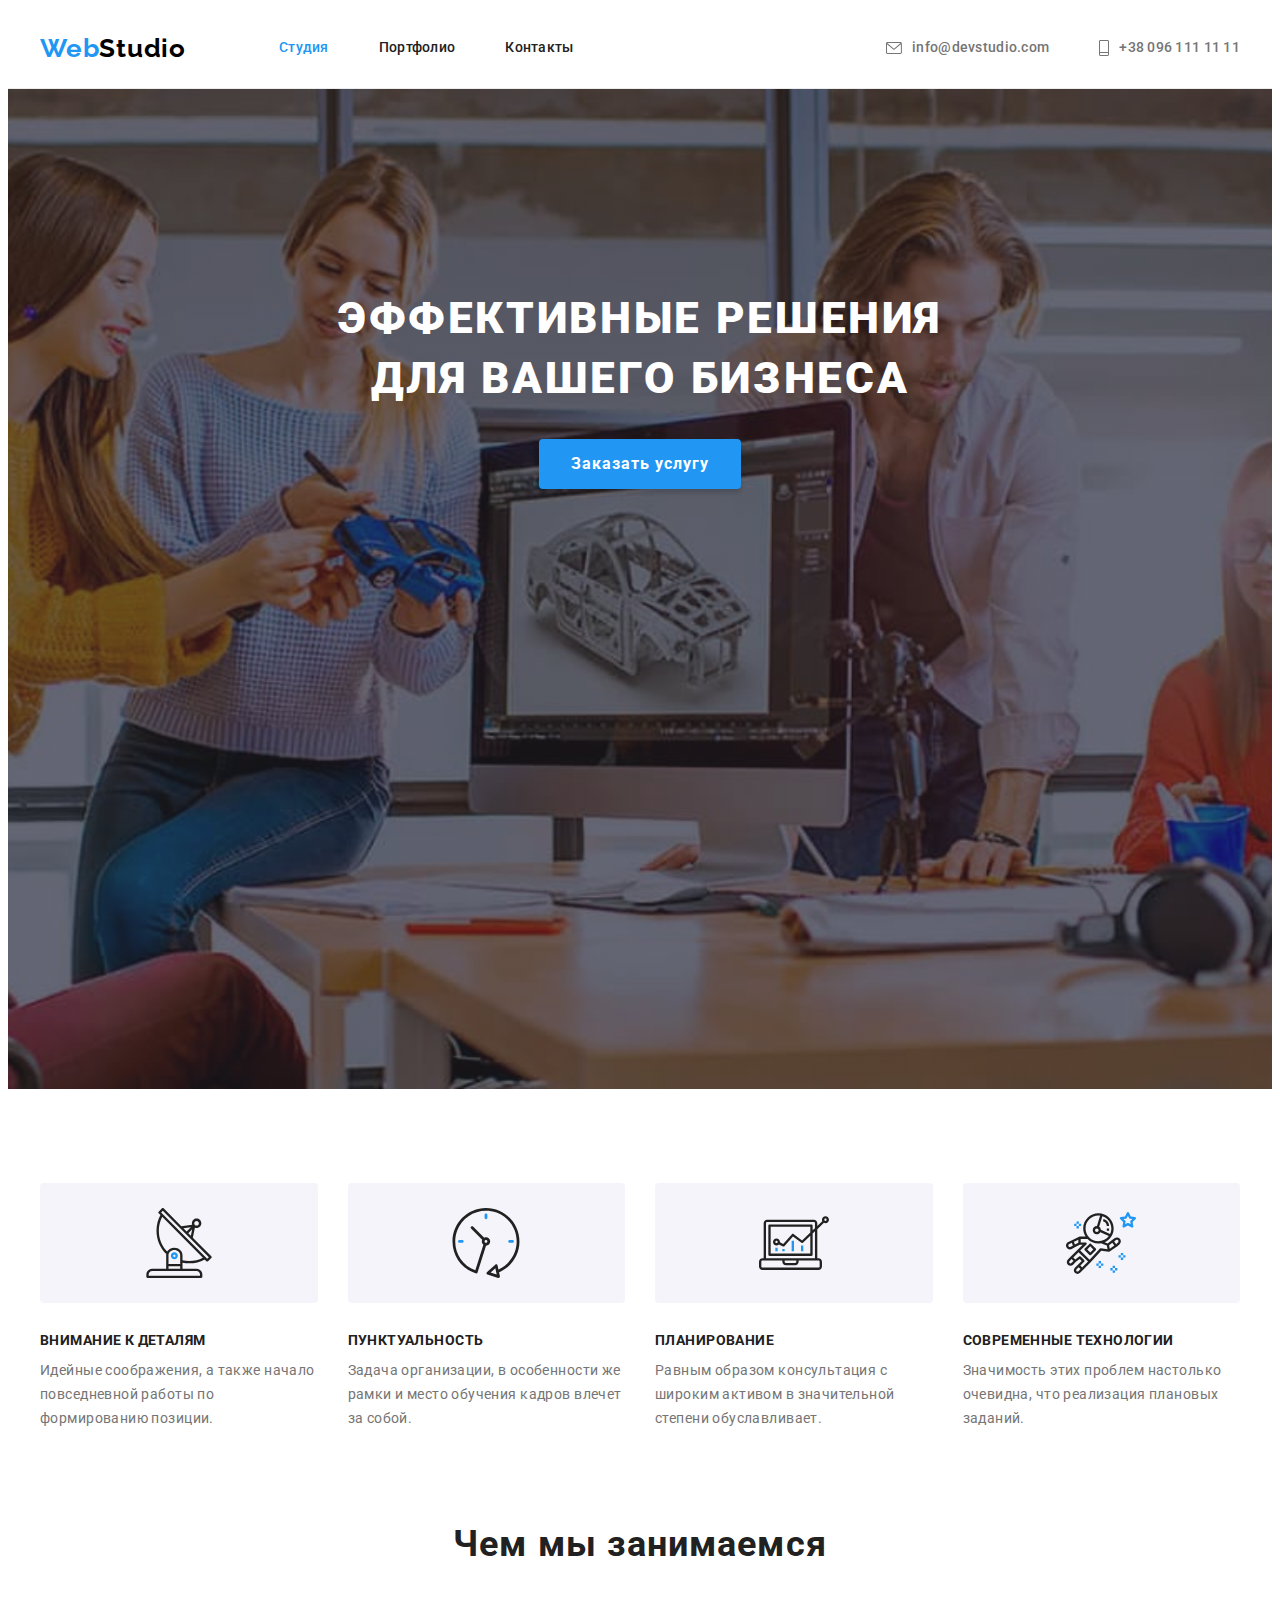
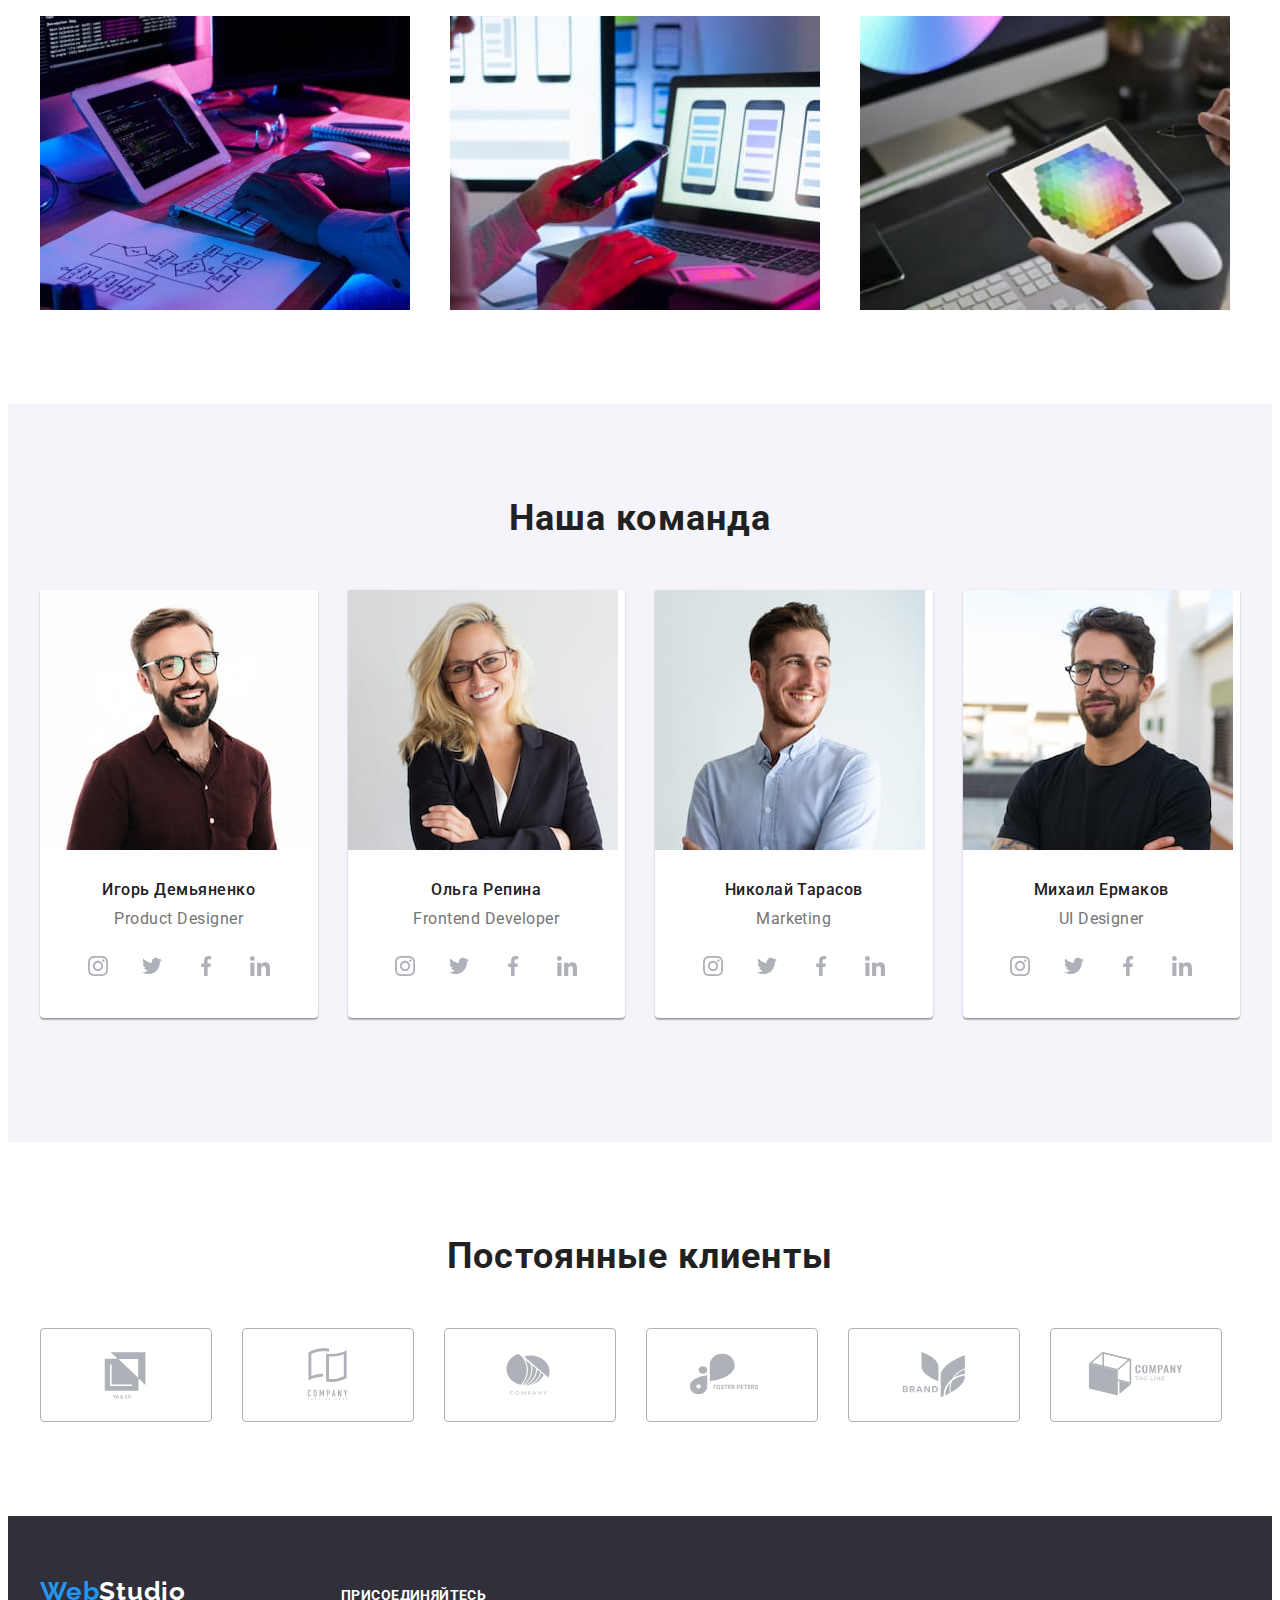
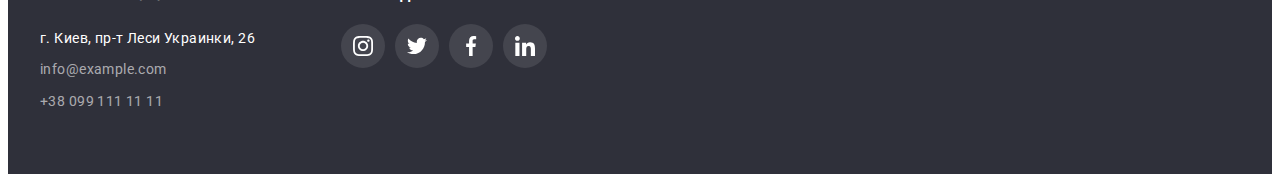
<file: index.html>
<!DOCTYPE html>
<html lang="ru">
<head>
    <meta charset="UTF-8">
    <meta http-equiv="X-UA-Compatible" content="IE=edge">
    <meta name="viewport" content="width=device-width, initial-scale=1.0">
    <title>WebStudio</title>
    <link rel="preconnect" href="https://fonts.googleapis.com">
    <link rel="preconnect" href="https://fonts.gstatic.com" crossorigin>
    <link href="https://fonts.googleapis.com/css2?family=Raleway:wght@700&family=Roboto:wght@400;500;700;900&display=swap" rel="stylesheet">
    <link rel="stylesheet" href="https://cdnjs.cloudflare.com/ajax/libs/modern-normalize/1.1.0/modern-normalize.min.css" integrity="sha512-wpPYUAdjBVSE4KJnH1VR1HeZfpl1ub8YT/NKx4PuQ5NmX2tKuGu6U/JRp5y+Y8XG2tV+wKQpNHVUX03MfMFn9Q==" crossorigin="anonymous" referrerpolicy="no-referrer" />
    <link rel="stylesheet" href="./css/styles.css" />
</head>

<body>
    <!-- HEADER -->
    <header class="main-header">
        <div class="container page-header-container">
            <nav class="main-nav">          
                <a class="logo link" href="./index.html" lang="en">Web<span class="logo-dark">Studio</span></a> 
                <ul class="main-menu">
                    <li class="menu-item">
                        <a class="menu-link link current" href="./index.html">Студия</a>
                    </li>
                    <li class="menu-item">
                        <a class="menu-link link " href="./portfolio.html">Портфолио</a>
                    </li>
                    <li class="menu-item">
                        <a class="menu-link link" href="#">Контакты</a>
                    </li>
                </ul>
            </nav>
            <ul class="header-contacts">
                <li class="header-contacts-item">
                    <a class="header-contacts-link link" href="mailto:info@devstudio.com">
                        <svg class="header-contacts-icon" width="16" height="12">
                            <use href="./images/icons.svg#envelope"></use>
                        </svg>
                        info@devstudio.com
                    </a>
                </li>
                <li class="header-contacts-item">
                    <a class="header-contacts-link link" href="tel:+380961111111">
                        <svg class="header-contacts-icon" width="10" height="16">
                            <use href="./images/icons.svg#phone"></use>
                        </svg>   
                        +38 096 111 11 11
                    </a>
                </li>
            </ul>
        </div>
    </header>

    <!-- MAIN -->
    <main>

        <!-- HERO -->
        <section class="hero bg-section-dark overlay">
            <div class="container">
                <h1 class="hero-title">Эффективные решения<br />для вашего бизнеса</h1>
                <button class="hero-modal-btn" type="button">Заказать услугу</button>
            </div>
        </section>

        <!-- ADVANTAGES -->
        <section class="section">
            <div class="container">
                <h2 class="section-title visually-hidden" >Наши преимущества</h2>
                <ul class="advantages-list">
                    <li class="advantages-item">
                        <div class="advantages-icon">
                            <svg class="advantages-item-icon">
                                <use href="./images/icons.svg#antenna"></use>
                            </svg>
                        </div>
                        <h3 class="advantages-title">Внимание к деталям</h3>
                        <p class="advantages-description">Идейные соображения, а также начало повседневной работы по формированию позиции.</p>
                    </li>
                    <li class="advantages-item">
                        <div class="advantages-icon">
                            <svg class="advantages-item-icon">
                                <use href="./images/icons.svg#clock"></use>
                            </svg>
                        </div>
                        <h3 class="advantages-title">Пунктуальность</h3>
                        <p class="advantages-description">Задача организации, в особенности же рамки и место обучения кадров влечет за собой.</p>
                    </li>
                    <li class="advantages-item">
                        <div class="advantages-icon">
                            <svg class="advantages-item-icon">
                                <use href="./images/icons.svg#diagram"></use>
                            </svg>
                        </div>
                        <h3 class="advantages-title">Планирование</h3>
                        <p class="advantages-description">Равным образом консультация с широким активом в значительной степени обуславливает.</p>
                    </li>
                    <li class="advantages-item">
                        <div class="advantages-icon">
                            <svg class="advantages-item-icon">
                                <use href="./images/icons.svg#astronaut"></use>
                            </svg>
                        </div>
                        <h3 class="advantages-title">Современные технологии</h3>
                        <p class="advantages-description">Значимость этих проблем настолько очевидна, что реализация плановых заданий.</p>
                    </li>
                </ul>
            </div>
        </section>

        <!-- SKILLS -->
        <section class="section skills-top">
            <div class="container">
                <h2 class="section-title">Чем мы занимаемся</h2>
                <ul class="skills-list">
                    <li class="skills-item">
                        <img src="./images/skills/programming.jpg" alt="Программирование" width="370" height="294">
                    </li>
                    <li class="skills-item">
                        <img src="./images/skills/adaptive.jpg" alt="Адаптивная верстка" width="370" height="294">
                    </li>
                    <li class="skills-item">
                        <img src="./images/skills/design.jpg" alt="Веб-дизайн" width="370" height="294">
                    </li>
                </ul>
            </div>
        </section>

        <!-- TEAM -->
        <section class="section bg-section-light">
            <div class="container">
                <h2 class="section-title">Наша команда</h2>
                <ul class="team-list">
                    <li class="team-item">
                        <img src="./images/team/igor-demyanenko.jpg" alt="Игорь Демьяненко" width="270" height="260">
                        <div class="team-card-content-wrapper">
                            <h3 class="team-title">Игорь Демьяненко</h3>
                            <p class="team-text" lang="en">Product Designer</p>
                            <ul class="social-list">
                                <li class="social-list-item">
                                    <a href="https://www.instagram.com/" target="_blank" rel="noopener noreferrer nofollow" class="social-list-link">
                                        <svg class="social-list-icon">
                                            <use href="./images/icons.svg#instagram"></use>
                                        </svg>
                                    </a>
                                </li>
                                <li class="social-list-item">
                                    <a href="https://twitter.com/" target="_blank" rel="noopener noreferrer nofollow" class="social-list-link">
                                        <svg class="social-list-icon">
                                            <use href="./images/icons.svg#twitter"></use>
                                        </svg>
                                    </a>
                                </li>
                                <li class="social-list-item">
                                    <a href="https://www.facebook.com/" target="_blank" rel="noopener noreferrer nofollow" class="social-list-link">
                                        <svg class="social-list-icon">
                                            <use href="./images/icons.svg#facebook"></use>
                                        </svg>
                                    </a>
                                </li>
                                <li class="social-list-item">
                                    <a href="https://www.linkedin.com/" target="_blank" rel="noopener noreferrer nofollow" class="social-list-link">
                                        <svg class="social-list-icon">
                                            <use href="./images/icons.svg#linkedin"></use>
                                        </svg>
                                    </a>
                                </li>
                            </ul>
                        </div>
                    </li>
                    <li class="team-item">
                        <img src="./images/team/olga-repina.jpg" alt="Ольга Репина" width="270" height="260">
                        <div class="team-card-content-wrapper">
                            <h3 class="team-title">Ольга Репина</h3>
                            <p class="team-text" lang="en">Frontend Developer</p>
                            <ul class="social-list">
                                <li class="social-list-item">
                                    <a href="https://www.instagram.com/" target="_blank" rel="noopener noreferrer nofollow" class="social-list-link">
                                        <svg class="social-list-icon">
                                            <use href="./images/icons.svg#instagram"></use>
                                        </svg>
                                    </a>
                                </li>
                                <li class="social-list-item">
                                    <a href="https://twitter.com/" target="_blank" rel="noopener noreferrer nofollow" class="social-list-link">
                                        <svg class="social-list-icon">
                                            <use href="./images/icons.svg#twitter"></use>
                                        </svg>
                                    </a>
                                </li>
                                <li class="social-list-item">
                                    <a href="https://www.facebook.com/" target="_blank" rel="noopener noreferrer nofollow" class="social-list-link">
                                        <svg class="social-list-icon">
                                            <use href="./images/icons.svg#facebook"></use>
                                        </svg>
                                    </a>
                                </li>
                                <li class="social-list-item">
                                    <a href="https://www.linkedin.com/" target="_blank" rel="noopener noreferrer nofollow" class="social-list-link">
                                        <svg class="social-list-icon">
                                            <use href="./images/icons.svg#linkedin"></use>
                                        </svg>
                                    </a>
                                </li>
                             </ul>
                        </div>
                    </li>
                    <li class="team-item">
                        <img src="./images/team/nikolai-tarasov.jpg" alt="Николай Тарасов" width="270" height="260">
                        <div class="team-card-content-wrapper">
                            <h3 class="team-title">Николай Тарасов</h3>
                            <p class="team-text" lang="en">Marketing</p>
                            <ul class="social-list">
                                <li class="social-list-item">
                                    <a href="https://www.instagram.com/" target="_blank" rel="noopener noreferrer nofollow" class="social-list-link">
                                        <svg class="social-list-icon">
                                            <use href="./images/icons.svg#instagram"></use>
                                        </svg>
                                    </a>
                                </li>
                                <li class="social-list-item">
                                    <a href="https://twitter.com/" target="_blank" rel="noopener noreferrer nofollow" class="social-list-link">
                                        <svg class="social-list-icon">
                                            <use href="./images/icons.svg#twitter"></use>
                                        </svg>
                                    </a>
                                </li>
                                <li class="social-list-item">
                                    <a href="https://www.facebook.com/" target="_blank" rel="noopener noreferrer nofollow" class="social-list-link">
                                        <svg class="social-list-icon">
                                            <use href="./images/icons.svg#facebook"></use>
                                        </svg>
                                    </a>
                                </li>
                                <li class="social-list-item">
                                    <a href="https://www.linkedin.com/" target="_blank" rel="noopener noreferrer nofollow" class="social-list-link">
                                        <svg class="social-list-icon">
                                            <use href="./images/icons.svg#linkedin"></use>
                                        </svg>
                                    </a>
                                </li>
                            </ul>
                        </div>
                    </li>
                    <li class="team-item">
                        <img src="./images/team/mikhail-ermakov.jpg" alt="Михаил Ермаков" width="270" height="260">
                        <div class="team-card-content-wrapper">
                            <h3 class="team-title">Михаил Ермаков</h3>
                            <p class="team-text" lang="en">UI Designer</p>
                            <ul class="social-list">
                                <li class="social-list-item">
                                    <a href="https://www.instagram.com/" target="_blank" rel="noopener noreferrer nofollow" class="social-list-link">
                                        <svg class="social-list-icon">
                                            <use href="./images/icons.svg#instagram"></use>
                                        </svg>
                                    </a>
                                </li>
                                <li class="social-list-item">
                                    <a href="https://twitter.com/" target="_blank" rel="noopener noreferrer nofollow" class="social-list-link">
                                        <svg class="social-list-icon">
                                            <use href="./images/icons.svg#twitter"></use>
                                        </svg>
                                    </a>
                                </li>
                                <li class="social-list-item">
                                    <a href="https://www.facebook.com/" target="_blank" rel="noopener noreferrer nofollow" class="social-list-link">
                                        <svg class="social-list-icon">
                                            <use href="./images/icons.svg#facebook"></use>
                                        </svg>
                                    </a>
                                </li>
                                <li class="social-list-item">
                                    <a href="https://www.linkedin.com/" target="_blank" rel="noopener noreferrer nofollow" class="social-list-link">
                                        <svg class="social-list-icon">
                                            <use href="./images/icons.svg#linkedin"></use>
                                        </svg>
                                    </a>
                                </li>
                            </ul>
                        </div>
                    </li>
                </ul>
            </div>
        </section>

        <!-- CLIENTS -->

        <section class="section">
            <div class="container">
                <h2 class="section-title">Постоянные клиенты</h2>
                 <ul class="client-list">
                    <li class="client-item">
                        <a href="#" target="_blank" rel="noopener noreferrer nofollow" class="client-list-link">
                            <svg class="client-list-icon">
                                <use href="./images/icons.svg#client1"></use>
                            </svg>
                        </a>
                    </li>
                    <li class="client-item">
                        <a href="#" target="_blank" rel="noopener noreferrer nofollow" class="client-list-link">
                            <svg class="client-list-icon">
                                <use href="./images/icons.svg#client2"></use>
                            </svg>
                        </a>
                    </li>
                    <li class="client-item">
                        <a href="#" target="_blank" rel="noopener noreferrer nofollow" class="client-list-link">
                            <svg class="client-list-icon">
                                <use href="./images/icons.svg#client3"></use>
                            </svg>
                        </a>
                    </li>
                    <li class="client-item">
                        <a href="#" target="_blank" rel="noopener noreferrer nofollow" class="client-list-link">
                            <svg class="client-list-icon">
                                <use href="./images/icons.svg#client4"></use>
                            </svg>
                        </a>
                    </li>
                    <li class="client-item">
                        <a href="#" target="_blank" rel="noopener noreferrer nofollow" class="client-list-link">
                            <svg class="client-list-icon">
                                <use href="./images/icons.svg#client5"></use>
                            </svg>
                        </a>
                    </li>
                    <li class="client-item">
                        <a href="#" target="_blank" rel="noopener noreferrer nofollow" class="client-list-link">
                            <svg class="client-list-icon">
                                <use href="./images/icons.svg#client6"></use>
                            </svg>
                        </a>
                    </li>
                </ul>
            </div>
        </section>

    </main>

    <!-- FOOTER -->

    <footer class="footer">
        <div class="container">
            <div class="footer-row">
                <!--WIDGET CONTACTS -->
                <div class="widgent-contacts">        
                    <a class="logo link" href="./index.html" lang="en">Web<span class="logo-light">Studio</span></a>             
                    <address class="address">
                        <ul class="footer-contacts-list">
                            <li class="footer-contacts-item">
                                <a class="footer-contacts-link contacts-address" href="https://goo.gl/maps/dxJ9UZrQX6qSwttMA" target="_blank" rel="noopener noreferrer nofollow">г. Киев, пр-т Леси Украинки, 26</a>
                            </li>
                            <li class="footer-contacts-item">
                                <a class="footer-contacts-link contacts-link" href="mailto:info@example.com">info@example.com</a>
                            </li>
                            <li class="footer-contacts-item">
                                <a class="footer-contacts-link contacts-link" href="tel:+380991111111">+38 099 111 11 11</a>
                            </li>
                        </ul>
                    </address>
                </div>
                <!-- WIDGET SOCIAL -->
                <div class="widget-social">
                    <h3 class="footer-title">Присоединяйтесь</h3>
                    <ul class="footer-social-list">
                        <li class="footer-social-item">
                            <a href="https://www.instagram.com/" target="_blank" rel="noopener noreferrer nofollow" class="footer-social-link">
                                <svg class="footer-social-icon">
                                    <use href="./images/icons.svg#instagram"></use>
                                </svg>
                            </a>
                        </li>
                        <li class="footer-social-item">
                            <a href="https://twitter.com/" target="_blank" rel="noopener noreferrer nofollow" class="footer-social-link">
                                <svg class="footer-social-icon">
                                    <use href="./images/icons.svg#twitter"></use>
                                </svg>
                            </a>
                        </li>
                        <li class="footer-social-item">
                            <a href="https://www.facebook.com/" target="_blank" rel="noopener noreferrer nofollow" class="footer-social-link">
                                <svg class="footer-social-icon">
                                    <use href="./images/icons.svg#facebook"></use>
                                </svg>
                            </a>
                        </li>
                        <li class="footer-social-item">
                            <a href="https://www.linkedin.com/" target="_blank" rel="noopener noreferrer nofollow" class="footer-social-link">
                                <svg class="footer-social-icon">
                                    <use href="./images/icons.svg#linkedin"></use>
                                </svg>
                            </a>
                        </li>
                    </ul>
                </div>
            </div>
        </div>
    </footer>

</body>
</html>
</file>
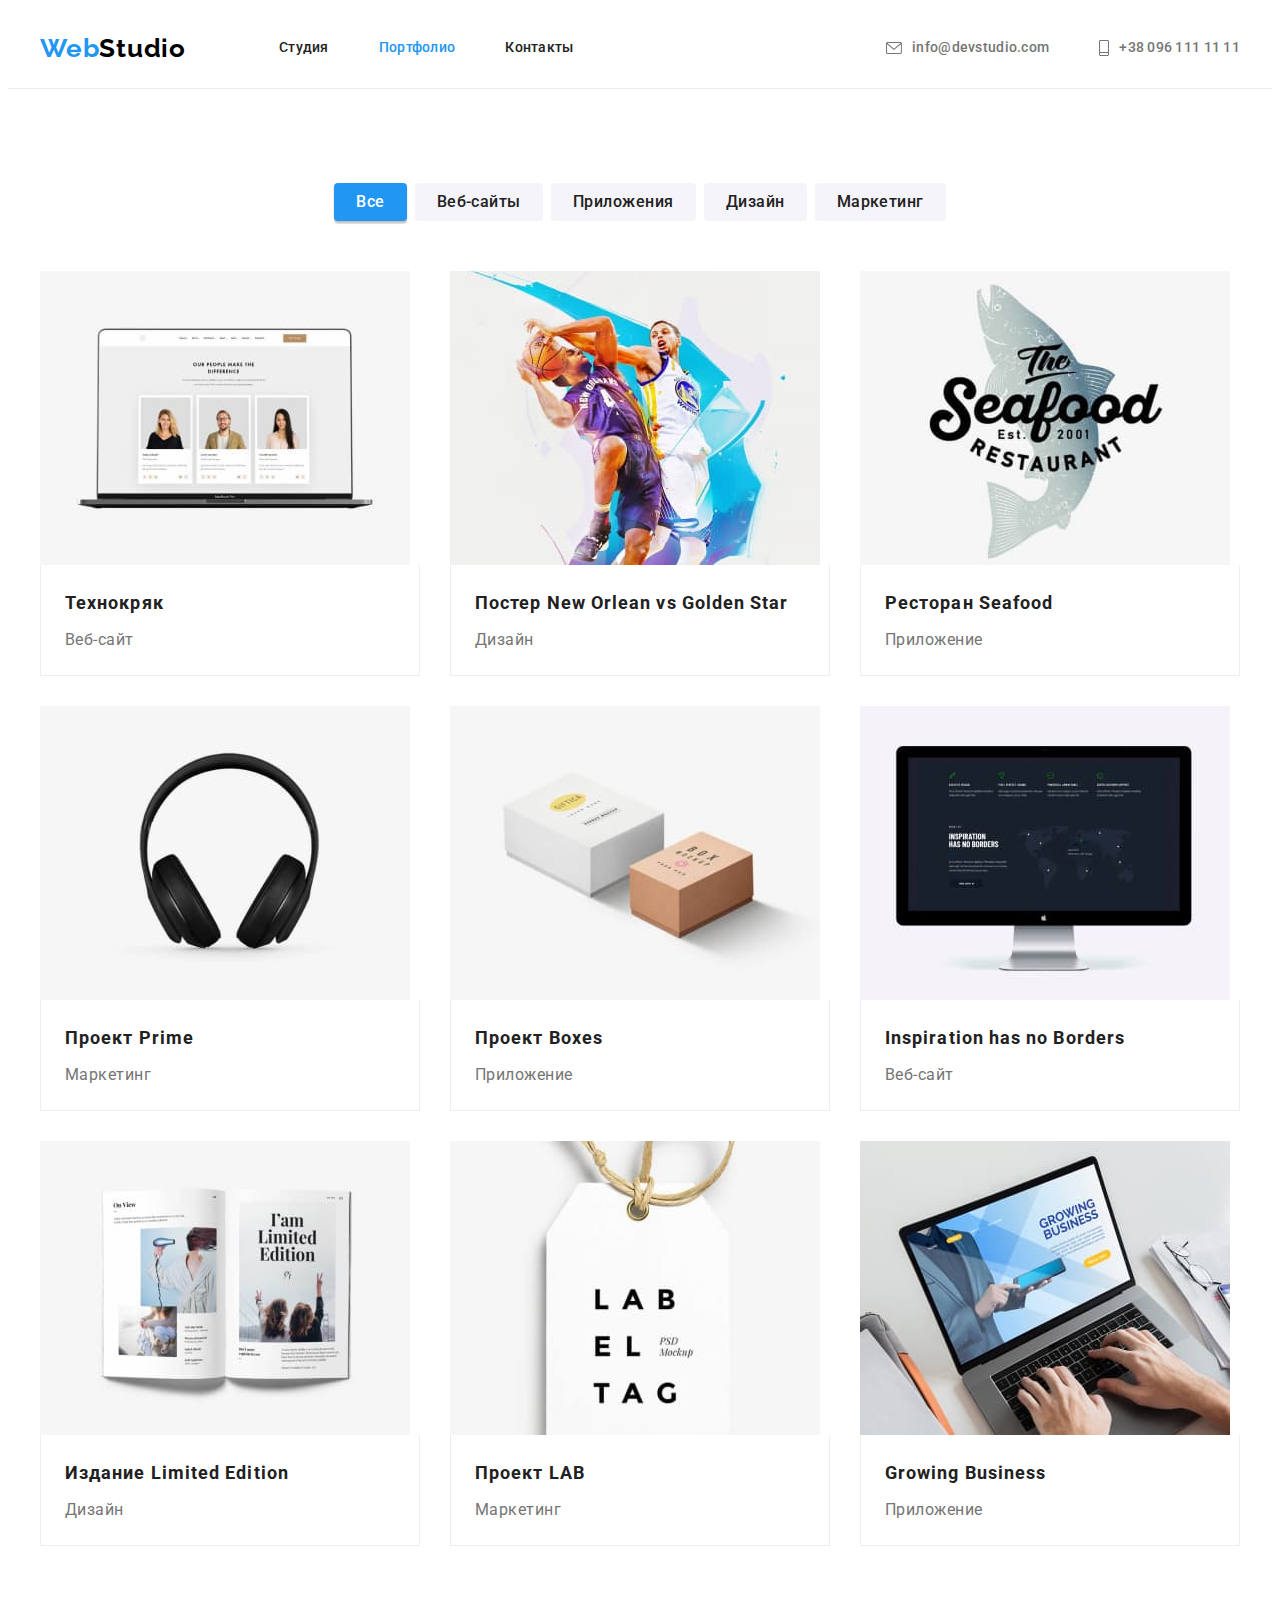
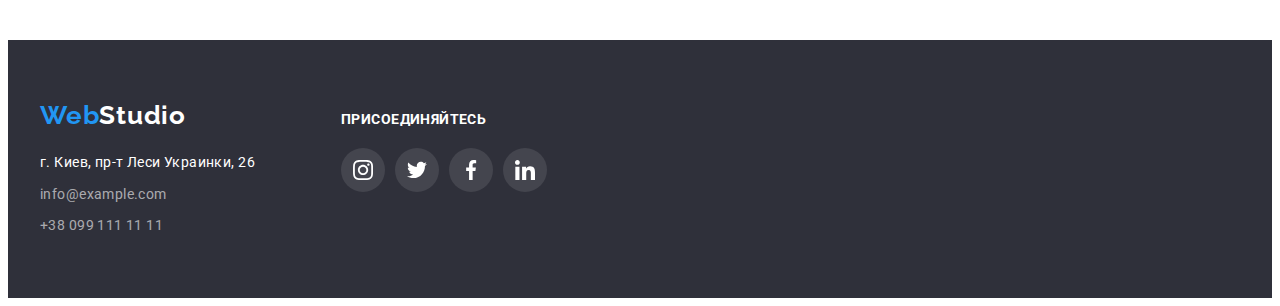
<file: portfolio.html>
<!DOCTYPE html>
<html lang="ru">
<head>
    <meta charset="UTF-8">
    <meta http-equiv="X-UA-Compatible" content="IE=edge">
    <meta name="viewport" content="width=device-width, initial-scale=1.0">
    <title>Портфолио</title>
    <link rel="preconnect" href="https://fonts.googleapis.com">
    <link rel="preconnect" href="https://fonts.gstatic.com" crossorigin>
    <link href="https://fonts.googleapis.com/css2?family=Raleway:wght@700&family=Roboto:wght@400;500;700;900&display=swap" rel="stylesheet">
    <link rel="stylesheet" href="https://cdnjs.cloudflare.com/ajax/libs/modern-normalize/1.1.0/modern-normalize.min.css" integrity="sha512-wpPYUAdjBVSE4KJnH1VR1HeZfpl1ub8YT/NKx4PuQ5NmX2tKuGu6U/JRp5y+Y8XG2tV+wKQpNHVUX03MfMFn9Q==" crossorigin="anonymous" referrerpolicy="no-referrer" />
    <link rel="stylesheet" href="./css/styles.css" />
</head>

<body>
    <!-- HEADER -->
    <header class="main-header">
        <div class="container page-header-container">
            <nav class="main-nav">          
                <a class="logo link" href="./index.html" lang="en">Web<span class="logo-dark">Studio</span></a> 
                <ul class="main-menu">
                    <li class="menu-item">
                        <a class="menu-link link" href="./index.html">Студия</a>
                    </li>
                    <li class="menu-item">
                        <a class="menu-link link current" href="./portfolio.html">Портфолио</a>
                    </li>
                    <li class="menu-item">
                        <a class="menu-link link" href="#">Контакты</a>
                    </li>
                </ul>
            </nav>
            <ul class="header-contacts">
                <li class="header-contacts-item">
                    <a class="header-contacts-link link" href="mailto:info@devstudio.com">
                        <svg class="header-contacts-icon" width="16" height="12">
                            <use href="./images/icons.svg#envelope"></use>
                        </svg>
                        info@devstudio.com
                    </a>
                </li>
                <li class="header-contacts-item">
                    <a class="header-contacts-link link" href="tel:+380961111111">
                        <svg class="header-contacts-icon" width="10" height="16">
                            <use href="./images/icons.svg#phone"></use>
                        </svg>   
                        +38 096 111 11 11
                    </a>
                </li>
            </ul>
        </div>
    </header>

    <!-- MAIN -->
    <main>

        <!-- PORTFOLIO -->
        <section class="section">
            <div class="container">
                <h1 class="main-title visually-hidden">Портфолио</h1>

                <ul class="portfolio-select">
                    <li class="select-item">
                        <button class="portfolio-select-btn portfolio-active-btn" type="button">Все</button>
                    </li>
                    <li class="select-item">
                        <button class="portfolio-select-btn" type="button">Веб-сайты</button>
                    </li>
                    <li class="select-item">
                        <button class="portfolio-select-btn" type="button">Приложения</button>
                    </li>
                    <li class="select-item">
                        <button class="portfolio-select-btn" type="button">Дизайн</button>
                    </li>
                    <li class="select-item">
                        <button class="portfolio-select-btn" type="button">Маркетинг</button>
                    </li>
                </ul>

                <ul class="portfolio-list">
                    <li class="portfolio-item">
                        <a href="#" class="portfolio-link">
                            <img src="./images/portfolio/tekhnokryak.jpg" alt="Веб-сайт Технокряк" width="370" height="294">
                            <div class="portfolio-card-content-wrapper">
                                <h2 class="portfolio-item-title">Технокряк</h2>
                                <p class="portfolio-item-description">Веб-сайт</p>
                            </div>
                        </a>  
                    </li>
                    <li class="portfolio-item">
                        <a href="#" class="portfolio-link">
                            <img src="./images/portfolio/poster.jpg" alt="Дизайн Постера New Orlean vs Golden Star" width="370" height="294">
                            <div class="portfolio-card-content-wrapper">
                                <h2 class="portfolio-item-title">Постер New Orlean vs Golden Star</h2>
                                <p class="portfolio-item-description">Дизайн</p>       
                            </div>
                        </a>
                    </li>
                    <li class="portfolio-item">
                        <a href="#" class="portfolio-link">
                            <img src="./images/portfolio/restoran.jpg" alt="Приложение для ресторана Seafood " width="370" height="294">
                            <div class="portfolio-card-content-wrapper">
                                <h2 class="portfolio-item-title">Ресторан Seafood</h2>
                                <p class="portfolio-item-description">Приложение</p>                 
                            </div>
                         </a>
                    </li>
                    <li class="portfolio-item">
                        <a href="#" class="portfolio-link">
                            <img src="./images/portfolio/prime.jpg" alt="Маркетинг проекта Prime " width="370" height="294">
                            <div class="portfolio-card-content-wrapper">
                                <h2 class="portfolio-item-title">Проект Prime</h2>
                                <p class="portfolio-item-description">Маркетинг</p>
                            </div>
                        </a>
                    </li>
                    <li class="portfolio-item">
                        <a href="#" class="portfolio-link">
                            <img src="./images/portfolio/boxes.jpg" alt="Приложение проекта Boxes" width="370" height="294">
                            <div class="portfolio-card-content-wrapper">
                                <h2 class="portfolio-item-title">Проект Boxes</h2>
                                <p class="portfolio-item-description">Приложение</p>    
                            </div>
                        </a>
                    </li>
                    <li class="portfolio-item">
                        <a href="#" class="portfolio-link">
                            <img src="./images/portfolio/borders.jpg" alt="Веб-сайт Inspiration has no Borders" width="370" height="294">
                            <div class="portfolio-card-content-wrapper">
                                <h2 class="portfolio-item-title">Inspiration has no Borders</h2>
                                <p class="portfolio-item-description">Веб-сайт</p>   
                            </div>
                        </a>
                    </li>
                    <li class="portfolio-item">
                        <a href="#" class="portfolio-link">
                            <img src="./images/portfolio/izdanie.jpg" alt="Дизайн издания Limited Edition " width="370" height="294">
                            <div class="portfolio-card-content-wrapper">
                                <h2 class="portfolio-item-title">Издание Limited Edition</h2>
                                <p class="portfolio-item-description">Дизайн</p>           
                            </div>
                        </a>
                    </li>
                    <li class="portfolio-item">
                        <a href="#" class="portfolio-link">
                            <img src="./images/portfolio/lab.jpg" alt="Маркетинг проекта LAB" width="370" height="294">
                            <div class="portfolio-card-content-wrapper">
                                <h2 class="portfolio-item-title">Проект LAB</h2>
                                <p class="portfolio-item-description">Маркетинг</p>        
                            </div>
                        </a>
                    </li>
                    <li class="portfolio-item">
                        <a href="#" class="portfolio-link">
                            <img src="./images/portfolio/business.jpg" alt="Приложение Growing Business" width="370" height="294">
                            <div class="portfolio-card-content-wrapper">
                                <h2 class="portfolio-item-title">Growing Business</h2>
                                <p class="portfolio-item-description">Приложение</p>
                            </div>
                        </a>
                    </li>   
                </ul>
            </div>
        </section>

    </main>

   <!-- FOOTER -->
   <footer class="footer">
        <div class="container">
            <div class="footer-row">
                <!--WIDGET CONTACTS -->
                <div class="widgent-contacts">        
                    <a class="logo link" href="./index.html" lang="en">Web<span class="logo-light">Studio</span></a>             
                    <address class="address">
                        <ul class="footer-contacts-list">
                            <li class="footer-contacts-item">
                                <a class="footer-contacts-link contacts-address" href="https://goo.gl/maps/dxJ9UZrQX6qSwttMA" target="_blank" rel="noopener noreferrer nofollow">г. Киев, пр-т Леси Украинки, 26</a>
                            </li>
                            <li class="footer-contacts-item">
                                <a class="footer-contacts-link contacts-link" href="mailto:info@example.com">info@example.com</a>
                            </li>
                            <li class="footer-contacts-item">
                                <a class="footer-contacts-link contacts-link" href="tel:+380991111111">+38 099 111 11 11</a>
                            </li>
                        </ul>
                    </address>
                </div>
                <!-- WIDGET SOCIAL -->
                <div class="widget-social">
                    <h3 class="footer-title">Присоединяйтесь</h3>
                    <ul class="footer-social-list">
                        <li class="footer-social-item">
                            <a href="https://www.instagram.com/" target="_blank" rel="noopener noreferrer nofollow" class="footer-social-link">
                                <svg class="footer-social-icon">
                                    <use href="./images/icons.svg#instagram"></use>
                                </svg>
                            </a>
                        </li>
                        <li class="footer-social-item">
                            <a href="https://twitter.com/" target="_blank" rel="noopener noreferrer nofollow" class="footer-social-link">
                                <svg class="footer-social-icon">
                                    <use href="./images/icons.svg#twitter"></use>
                                </svg>
                            </a>
                        </li>
                        <li class="footer-social-item">
                            <a href="https://www.facebook.com/" target="_blank" rel="noopener noreferrer nofollow" class="footer-social-link">
                                <svg class="footer-social-icon">
                                    <use href="./images/icons.svg#facebook"></use>
                                </svg>
                            </a>
                        </li>
                        <li class="footer-social-item">
                            <a href="https://www.linkedin.com/" target="_blank" rel="noopener noreferrer nofollow" class="footer-social-link">
                                <svg class="footer-social-icon">
                                    <use href="./images/icons.svg#linkedin"></use>
                                </svg>
                            </a>
                        </li>
                    </ul>
                </div>
            </div>
        </div>
    </footer>

</body>
</html>
</file>
<file: css/styles.css>
:root {
    --accent-color: #2196F3;
    --primary-font-color: #212121;
    --secondary-font-color: #757575;
    --font-color-white: #ffffff;

    --main-header-border: #ECECEC;

    --logo-color-dark: #000000;
    --logo-color-light: #ffffff;

    --hero-btn: #2196F3;
    --hero-btn-hover: #188CE8;

    --portfolio-btn: #F5F4FA;
    --portfolio-select-hover: #2196F3;
    --portfolio-select-active: #2196F3;
    --bg-portfolio-cards: #FFFFFF;
    --border-portfolio-cards: #EEEEEE;
  
    --bg-primary: #FFFFFF;
    --bg-section-dark: #2F303A;
    --bg-section-light: #F5F4FA;
    --bg-skills: #F5F4FA;
    --bg-footer: #2F303A;

    --footer-font-white: #ffffff;
    --footer-font-white-transparent: rgba(255, 255, 255, 0.6);

    --icon-color-primary: #AFB1B8;
    --icon-border: #AFB1B8;
    --icon-color-white: #ffffff;
    --bg-icon-white: #ffffff;
}

body {
    font-family: 'Roboto', sans-serif;
    color: var(--primary-font-color);
}

h1,
h2,
h3,
h4,
h5,
h6,
p {
    margin-top: 0;
    margin-bottom: 0;
}

ul,
ol {
    margin-top: 0;
    margin-bottom: 0;
    padding-left: 0;
    list-style: none;
}

img {
    display: block;
    max-width: 100%;
    height: auto;
}

button {
    font: inherit;
    cursor: pointer;
    border: none;
    border-radius: 4px;
}

a {
    text-decoration: none;
}

.visually-hidden { 
    position: absolute; 
    width: 1px; 
    height: 1px; 
    margin: -1px; 
    border: 0; 
    padding: 0; 
    white-space: nowrap; 
    clip-path: inset(100%); 
    clip: rect(0 0 0 0); 
    overflow: hidden; 
} 

.container {
    width: 1200px;
    padding-left: 15px;
    padding-right: 15px;
    margin-left: auto;
    margin-right: auto;
}

/* -------------------- HEADER -------------------- */

.main-header {
    border-bottom: 1px solid var(--main-header-border);
}

.page-header-container {
    display: flex;
    align-items :center;
    justify-content: space-between;
}

.main-nav {
    display: flex;
    align-items:center;
}

.main-menu,
.header-contacts {
    display: flex;
}

.main-menu .menu-item:not(:last-child),
.header-contacts .header-contacts-item:not(:last-child) {
    margin-right: 50px;
}

.logo {
    font-family: 'Raleway', sans-serif;
    color: var(--accent-color);
    font-weight: 700;
    font-size: 26px;
    line-height: 1.19;
    letter-spacing: 0.03em;
    margin-right: 93px;
}

.logo-dark {
    color: var(--logo-color-dark);
}

.logo-light {
    color: var(--logo-color-light);
}

.menu-link {
    display: block;
    padding-top: 32px;
    padding-bottom: 32px;
    font-weight: 500;
    font-size: 14px;
    line-height: 1.14;
    letter-spacing: 0.02em;
    color: var(--primary-font-color);
}

.menu-link:hover,
.menu-link:focus {
    color: var(--accent-color);
}

.header-contacts-link {
    display: flex;
    align-items:center;
    padding-top: 32px;
    padding-bottom: 32px;
    font-weight: 500;
    font-size: 14px;
    line-height: 1.14;
    letter-spacing: 0.02em;
    color: var(--secondary-font-color);
}

.header-contacts-link:hover,
.header-contacts-link:focus {
    color: var(--accent-color);
}

.header-contacts-icon {
    margin-right: 10px;
    fill: currentColor;
}

.header-contacts-link:hover .header-contacts-icon,
.header-contacts-link:focus .header-contacts-icon {
  fill: var(--accent-color);
}

/* -------------------- /HEADER -------------------- */

/* -------------------- SECTION -------------------- */

.section {
    padding-top: 94px;
    padding-bottom: 94px;
}

.bg-section-dark {
    background-color: var(--bg-section-dark);
}

.bg-section-light {
    background-color: var(--bg-section-light);
}

.current {
    color: var(--accent-color);
}

.section-title {
    font-weight: 700;
    font-size: 36px;
    line-height: 1.16;
    text-align: center;
    letter-spacing: 0.03em; 
    color: var(--primary-font-color);
    margin-bottom: 50px;
}

/* -------------------- /SECTION -------------------- */


/* -------------------- /BUTTONS -------------------- */

.hero-modal-btn {
    display: block;
    margin-left: auto;
    margin-right: auto;
    min-width: 200px;
    padding-top: 10px;
    padding-right: 32px;
    padding-bottom: 10px;
    padding-left: 32px;

    font-family: inherit;
    font-weight: 700;
    font-size: 16px;
    line-height: 1.88;
    align-items: center;
    text-align: center;
    letter-spacing: 0.06em;

    color: var(--font-color-white);
    background-color: var(--hero-btn);
    box-shadow: 0px 4px 4px rgba(0, 0, 0, 0.15);
}

.hero-modal-btn:hover,
.hero-modal-btn:focus {
    background-color: var(--hero-btn-hover);
}

.portfolio-select-btn {
    font-weight: 500;
    font-size: 16px;
    line-height: 1.62;
    text-align: center;
    letter-spacing: 0.03em;    
    color: var(--primary-font-color);
    background-color: var(--portfolio-btn);
    padding-top: 6px;
    padding-bottom: 6px;
    padding-left: 22px;
    padding-right: 22px;
}

.portfolio-select-btn:hover,
.portfolio-select-btn:focus {
    color: var(--font-color-white);
    background-color: var(--portfolio-select-hover);
    box-shadow: 0px 3px 1px rgba(0, 0, 0, 0.1), 0px 1px 2px rgba(0, 0, 0, 0.08), 0px 2px 2px rgba(0, 0, 0, 0.12);
}

.portfolio-active-btn {
    color: var(--font-color-white);
    background-color: var(--accent-color);
    box-shadow: 0px 3px 1px rgba(0, 0, 0, 0.1), 0px 1px 2px rgba(0, 0, 0, 0.08), 0px 2px 2px rgba(0, 0, 0, 0.12);
}

/* -------------------- /BUTTONS -------------------- */


/* -------------------- HERO -------------------- */

.hero {
    padding-top: 200px;
    padding-bottom: 200px;
}

.hero-title {
    font-weight: 900;
    font-size: 44px;
    line-height: 1.36;
    text-align: center;
    letter-spacing: 0.06em;
    text-transform: uppercase;
    color: var(--font-color-white);
    margin-bottom: 30px;
}

.overlay {
    height: 600px;
    max-width: 1600px;
    margin-left: auto;
    margin-right: auto;
    background-image: linear-gradient(rgba(47, 48, 58, 0.4),rgba(47, 48, 58, 0.4)), url(../images/hero.jpg);
    background-position: center;
    background-size: cover;
    background-repeat: no-repeat;
}

/* -------------------- /HERO -------------------- */


/* -------------------- ADVANTAGES -------------------- */

.skills-top {
    padding-top: 0;
}

.advantages-list {
    display: flex;
    flex-wrap: wrap;
}

.advantages-item {
    flex-basis: calc((100% - 90px) / 4);
}

.advantages-item:not(:nth-child(4n)) {
    margin-right: 30px;
}

.advantages-item:not(:nth-last-child(-n + 4)) {
    margin-bottom: 30px;
}

.advantages-icon {
    display: flex;
    align-items: center;
    justify-content: center;
    height: 120px;
    border-radius: 4px;
    margin-bottom: 30px;
    background-color: var(--bg-skills);
}

.advantages-item-icon {
    height: 70px;
    width: 70px; 
}

.advantages-title {
    font-weight: 700;
    font-size: 14px;
    line-height: 1.14;
    letter-spacing: 0.03em;
    text-transform: uppercase;
    color: var(--primary-font-color);
    margin-bottom: 10px;
}

.advantages-description {
    font-size: 14px;
    line-height: 1.7;
    letter-spacing: 0.03em;
    color: var(--secondary-font-color);
}

/* -------------------- /ADVANTAGES -------------------- */


/* -------------------- SKILLS -------------------- */

.skills-list {
    display: flex;
    flex-wrap: wrap;
}

.skills-item {
    flex-basis: calc((100% - 60px) / 3);
}

.skills-item:not(:nth-child(3n)) {
    margin-right: 30px;
}

.skills-item:not(:nth-last-child(-n + 3)) {
    margin-bottom: 30px;
}

/* -------------------- /SKILLS -------------------- */


/* -------------------- TEAM -------------------- */

.team-title {
    font-weight: 500;
    font-size: 16px;
    line-height: 1.19;
    text-align: center;
    letter-spacing: 0.03em;
    color: var(--primary-font-color);
    margin-bottom: 10px;
    
}
.team-text {
    font-size: 16px;
    line-height: 1.19; 
    text-align: center;
    letter-spacing: 0.03em;
    color: var(--secondary-font-color);
    margin-bottom: 16px;
}

.team-list {
    display: flex;
    flex-wrap: wrap;
}

.team-item {
    flex-basis: calc((100% - 90px) / 4);
    background-color: var(--bg-primary);
    box-shadow: 0px 1px 3px rgba(0, 0, 0, 0.12), 0px 1px 1px rgba(0, 0, 0, 0.14), 0px 2px 1px rgba(0, 0, 0, 0.2);
    border-radius: 0px 0px 4px 4px;
}

.team-item:not(:nth-child(4n)) {
    margin-right: 30px;
}

.team-item:not(:nth-last-child(-n)) {
    margin-bottom: 30px;
}

.team-card-content-wrapper {
    padding-top: 30px;
    padding-bottom: 30px;
}

.social-list {
    display: flex;
    justify-content: center;
}

.social-list-item {
    width: 44px;
    height: 44px;
}

.social-list-item:not(:last-child) {
    margin-right: 10px;
}

.social-list-link {
    display: flex;
    align-items: center;
    justify-content: center;
    width: 100%;
    height: 100%;
    border-radius: 50%;
    background-color: transparent;
    color: var(--icon-color-primary)
}

.social-list-link:hover,
.social-list-link:focus {
    background-color: var(--accent-color);
}

.social-list-link:hover .social-list-icon,
.social-list-link:focus .social-list-icon {
    fill: var(--icon-color-white);
}

.social-list-icon {
    width: 20px;
    height: 20px;
    fill: currentColor;
}

/* -------------------- /TEAM -------------------- */


/* -------------------- CLIENTS -------------------- */

.client-list {
    display: flex;
    flex-wrap: wrap;
}

.client-item:not(:nth-child(6n)) {
    margin-right: 30px;
}

.client-item:not(:nth-last-child(-n + 6)) {
    margin-bottom: 30px;
}

.client-list-link {
    display: flex;
    justify-content: center;
    align-items: center;
    width: 170px;
    height: 92px;
    border: 1px solid var(--icon-color-primary);
    color: var(--icon-color-primary);
    border-radius: 4px;
}
.client-list-link:hover {
    border: 1px solid var(--accent-color);
}

.client-list-icon {
    width: 106px;
    height: 60px;
    fill: currentColor;
}

.client-list-link:hover .client-list-icon,
.client-list-link:focus .client-list-icon {
    fill: var(--accent-color);
}

/* -------------------- /CLIENTS -------------------- */


/* -------------------- PORTFOLIO -------------------- */

.portfolio-select {
    display: flex;
    justify-content: center;
    margin-bottom: 50px;
}

.select-item:not(:last-child) {
    margin-right: 8px;
}

.portfolio-list {
    display: flex;
    flex-wrap: wrap;
}

.portfolio-item {
    flex-basis: calc((100% - 60px) / 3);
}

.portfolio-item:not(:nth-child(3n)) {
    margin-right: 30px;
}

.portfolio-item:not(:nth-last-child(-n + 3)) {
    margin-bottom: 30px;
}

.portfolio-link {
    display: block;
}

.portfolio-link:hover,
.portfolio-link:focus {
    box-shadow: 0px 1px 1px rgba(0, 0, 0, 0.12), 0px 4px 4px rgba(0, 0, 0, 0.06), 1px 4px 6px rgba(0, 0, 0, 0.16);
}

.portfolio-card-content-wrapper {
    padding-top: 20px;
    padding-bottom: 20px;
    padding-left: 24px;
    padding-right: 24px;
    border: 1px solid var(--border-portfolio-cards);
    border-top: none;
    background-color: var(--bg-portfolio-cards);
}

.portfolio-item-title {
    font-weight: 700;
    font-size: 18px;
    line-height: 2;
    letter-spacing: 0.06em;
    color: var(--primary-font-color);
    margin-bottom: 4px;
}

.portfolio-item-description {
    font-size: 16px;
    line-height: 30px;
    letter-spacing: 0.03em;
    color: var(--secondary-font-color);
}

/* -------------------- /PORTFOLIO -------------------- */


/* -------------------- FOOTER -------------------- */

.footer {
    background-color: var(--bg-footer);
    padding-top: 60px;
    padding-bottom: 60px;
}

.footer-row {
    display: flex;
    align-items: baseline;
}

.footer .logo  {
    display: inline-block;
    margin-bottom: 20px;
    margin-right: 0px;
}

.widgent-contacts {
    display: block;
    min-width: 231px;
    margin-right: 70px;
}

.address {
    font-style: normal;
}

.footer-contacts-link {
    font-size: 14px;
    line-height: 1.7;
    letter-spacing: 0.03em;
    text-decoration: none;
}

.contacts-address {
color: var(--footer-font-white);
}

.footer-contacts-item:not(:last-child) {
    margin-bottom: 8px;
}

.contacts-link {
    color: var(--footer-font-white-transparent);
}

.footer-contacts-link:hover,
.footer-contacts-link:focus {
color: var(--accent-color);
}

.widget-social {
    display: block;
    min-width: 206px;
} 

.footer-title {
    font-weight: 700;
    font-size: 14px;
    line-height: 1.14;
    letter-spacing: 0.03em;
    text-transform: uppercase;
    color: var(--footer-font-white);
    margin-bottom: 20px;
}

.footer-social-list {
    display: flex;
}

.footer-social-item {
    width: 44px;
    height: 44px;
}

.footer-social-item:not(:last-child) {
    margin-right: 10px;
}

.footer-social-link {
    display: flex;
    align-items: center;
    justify-content: center;
    width: 100%;
    height: 100%;
    border-radius: 50%;
    background-color: rgba(255, 255, 255, 0.1);
    color:var(--icon-color-white);
}

.footer-social-link:hover,
.footer-social-link:focus {
    background-color: var(--accent-color);
}

.footer-social-icon {
    fill: currentColor;
    width: 20px;
    height: 20px;
}

/* -------------------- /FOOTER -------------------- */
</file>
